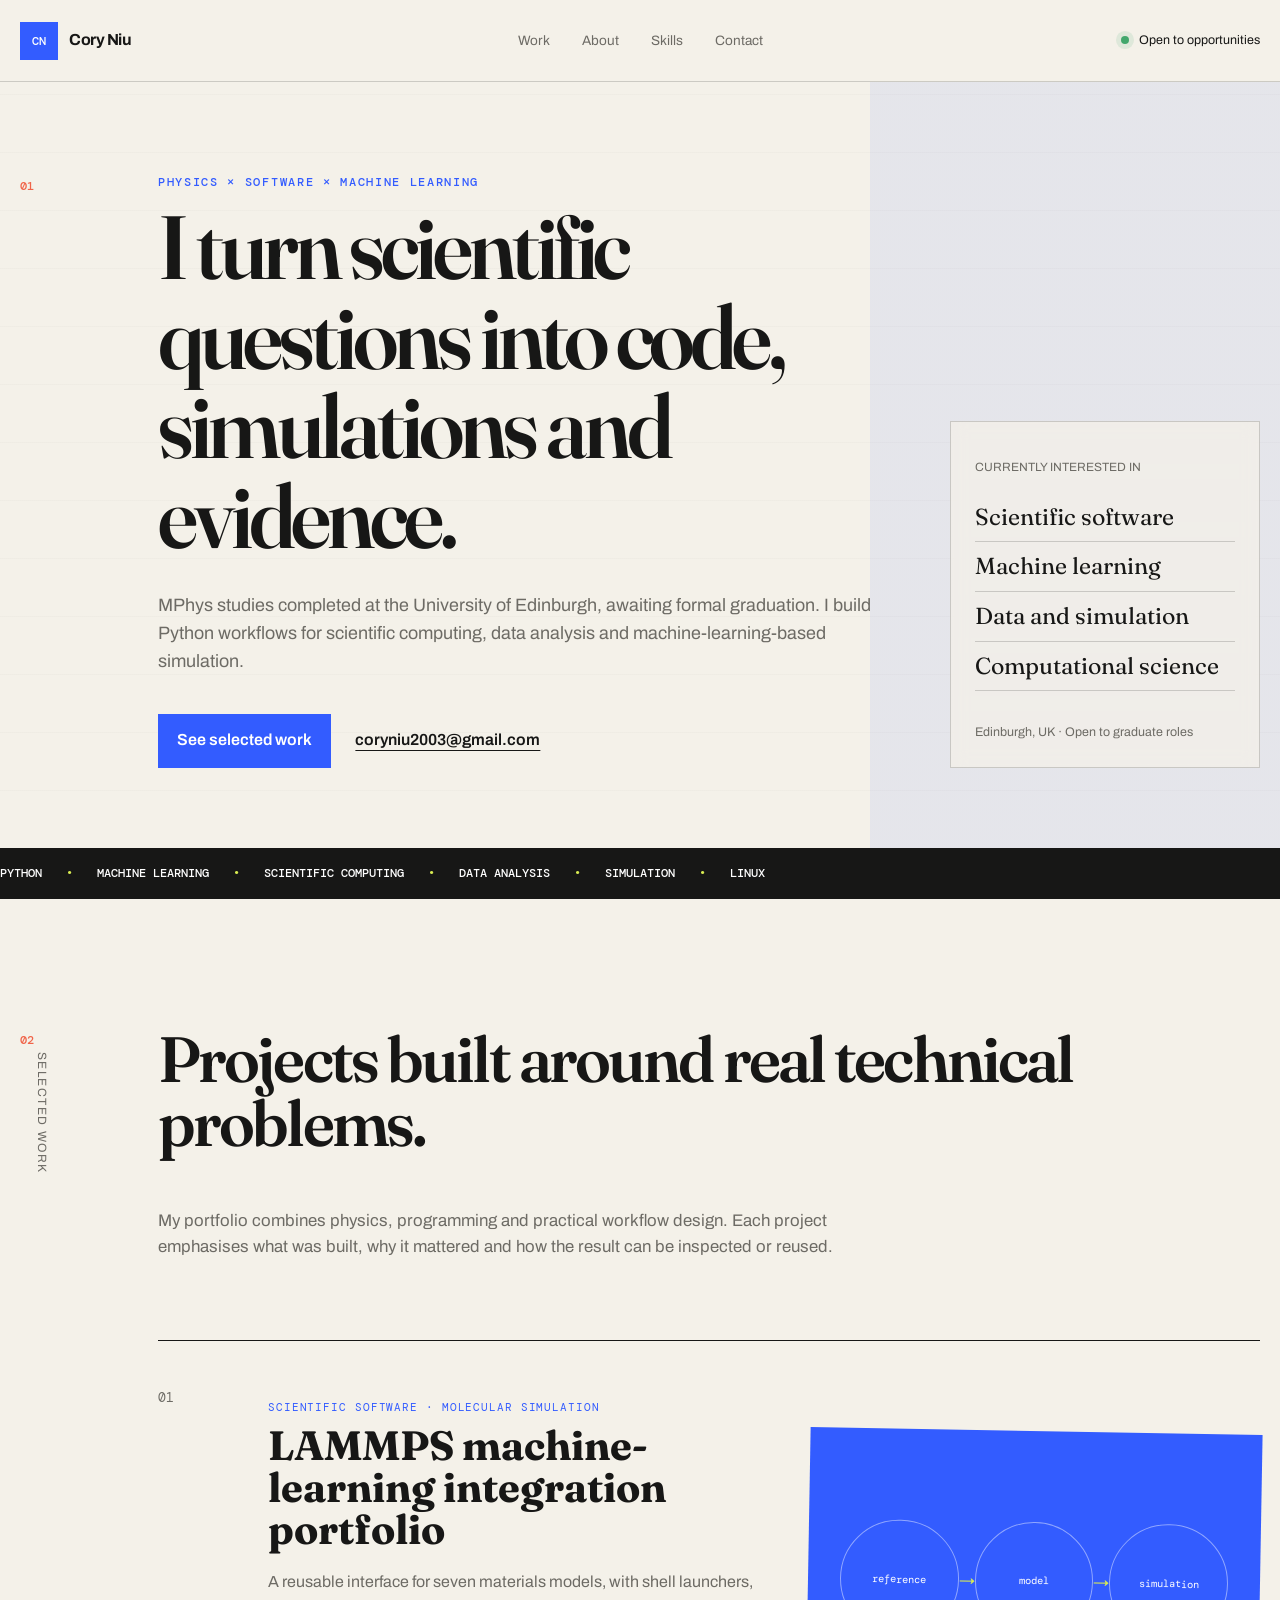
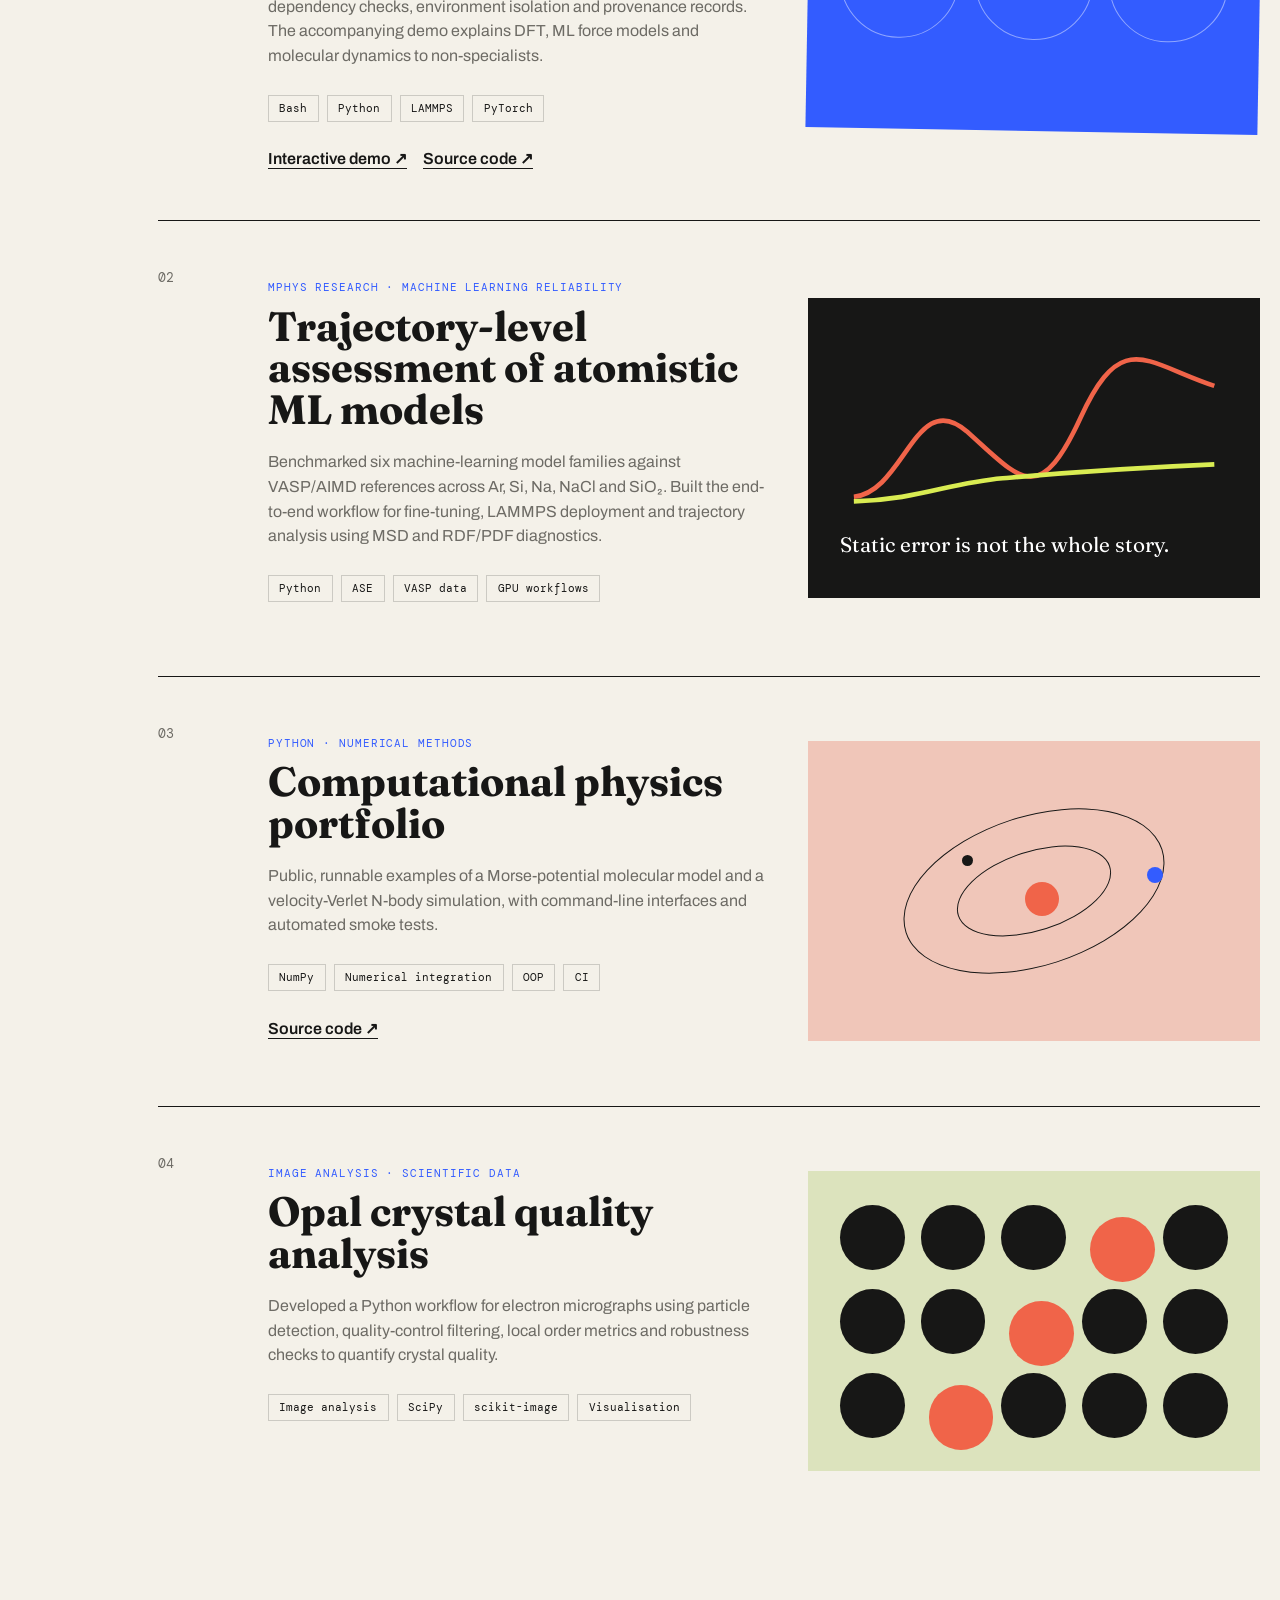
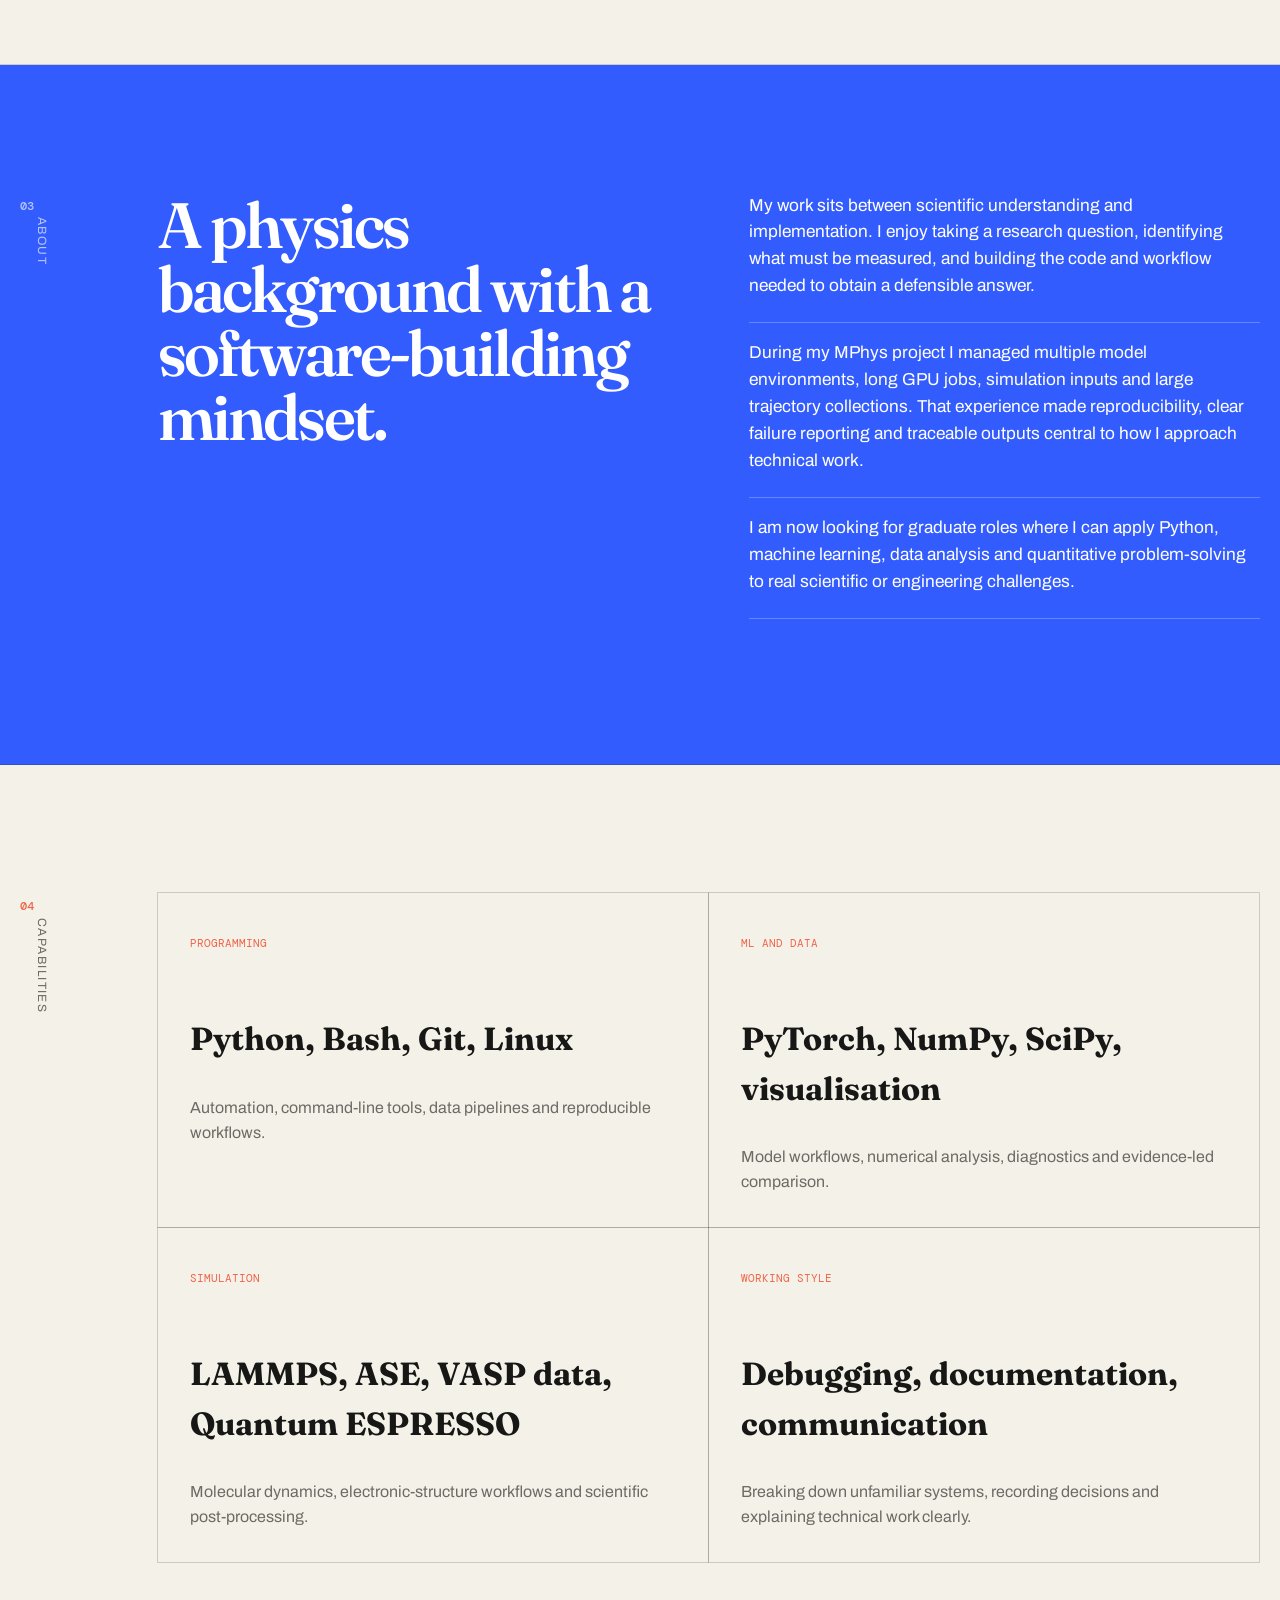
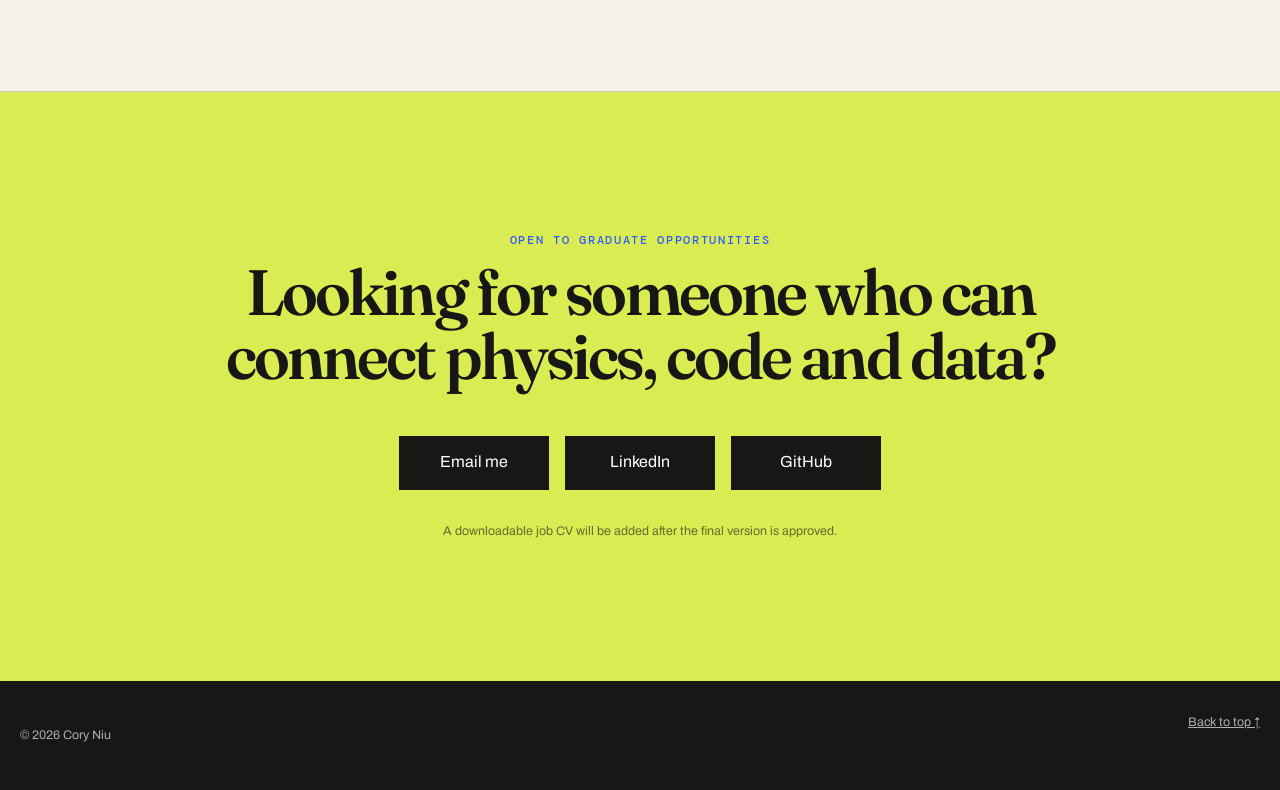
<file: index.html>
<!doctype html>
<html lang="en">
<head>
  <meta charset="utf-8">
  <meta name="viewport" content="width=device-width, initial-scale=1">
  <meta name="description" content="Cory Niu is a physics graduate working across scientific software, machine learning, simulation and data analysis.">
  <meta property="og:title" content="Cory Niu | Scientific software and computational physics">
  <meta property="og:description" content="Projects in Python, machine learning, molecular simulation and reproducible scientific computing.">
  <meta property="og:type" content="website">
  <meta property="og:url" content="https://coryniu2003-coder.github.io/">
  <title>Cory Niu | Scientific software and computational physics</title>
  <link rel="canonical" href="https://coryniu2003-coder.github.io/">
  <link rel="icon" href="favicon.svg" type="image/svg+xml">
  <link rel="stylesheet" href="styles.css">
  <script src="script.js" defer></script>
</head>
<body>
  <a class="skip-link" href="#content">Skip to content</a>
  <header class="topbar">
    <a class="brand" href="#home" aria-label="Cory Niu home">
      <span>CN</span>
      <strong>Cory Niu</strong>
    </a>
    <nav aria-label="Primary navigation">
      <a href="#work">Work</a>
      <a href="#about">About</a>
      <a href="#skills">Skills</a>
      <a href="#contact">Contact</a>
    </nav>
    <a class="availability" href="#contact"><span></span> Open to opportunities</a>
  </header>

  <main id="content">
    <section class="hero" id="home">
      <div class="hero-index" aria-hidden="true">01</div>
      <div class="hero-main">
        <p class="kicker">Physics × software × machine learning</p>
        <h1>I turn scientific questions into code, simulations and evidence.</h1>
        <p class="hero-text">
          MPhys studies completed at the University of Edinburgh, awaiting
          formal graduation. I build Python workflows for scientific computing,
          data analysis and machine-learning-based simulation.
        </p>
        <div class="hero-links">
          <a class="solid" href="#work">See selected work</a>
          <a href="mailto:coryniu2003@gmail.com">coryniu2003@gmail.com</a>
        </div>
      </div>
      <aside class="hero-aside">
        <p>Currently interested in</p>
        <ul>
          <li>Scientific software</li>
          <li>Machine learning</li>
          <li>Data and simulation</li>
          <li>Computational science</li>
        </ul>
        <div class="location">Edinburgh, UK · Open to graduate roles</div>
      </aside>
    </section>

    <section class="ticker" aria-label="Technical areas">
      <div>
        <span>Python</span><i>•</i><span>Machine learning</span><i>•</i>
        <span>Scientific computing</span><i>•</i><span>Data analysis</span><i>•</i>
        <span>Simulation</span><i>•</i><span>Linux</span>
      </div>
    </section>

    <section class="section work-section" id="work">
      <div class="section-label">
        <span>02</span>
        <p>Selected work</p>
      </div>
      <div class="section-content">
        <header class="section-intro">
          <h2>Projects built around real technical problems.</h2>
          <p>
            My portfolio combines physics, programming and practical workflow
            design. Each project emphasises what was built, why it mattered and
            how the result can be inspected or reused.
          </p>
        </header>

        <div class="project-list">
          <article class="project featured">
            <div class="project-number">01</div>
            <div class="project-copy">
              <p class="project-type">Scientific software · molecular simulation</p>
              <h3>LAMMPS machine-learning integration portfolio</h3>
              <p>
                A reusable interface for seven materials models, with shell
                launchers, dependency checks, environment isolation and
                provenance records. The accompanying demo explains DFT, ML
                force models and molecular dynamics to non-specialists.
              </p>
              <ul>
                <li>Bash</li><li>Python</li><li>LAMMPS</li><li>PyTorch</li>
              </ul>
              <div class="project-links">
                <a href="https://coryniu2003-coder.github.io/lammps-mlip-integration-portfolio/">Interactive demo ↗</a>
                <a href="https://github.com/coryniu2003-coder/lammps-mlip-integration-portfolio">Source code ↗</a>
              </div>
            </div>
            <div class="project-visual pipeline-visual" aria-hidden="true">
              <div>reference</div><span>→</span><div>model</div><span>→</span><div>simulation</div>
            </div>
          </article>

          <article class="project">
            <div class="project-number">02</div>
            <div class="project-copy">
              <p class="project-type">MPhys research · machine learning reliability</p>
              <h3>Trajectory-level assessment of atomistic ML models</h3>
              <p>
                Benchmarked six machine-learning model families against
                VASP/AIMD references across Ar, Si, Na, NaCl and SiO₂. Built the
                end-to-end workflow for fine-tuning, LAMMPS deployment and
                trajectory analysis using MSD and RDF/PDF diagnostics.
              </p>
              <ul>
                <li>Python</li><li>ASE</li><li>VASP data</li><li>GPU workflows</li>
              </ul>
            </div>
            <div class="project-visual chart-visual" aria-hidden="true">
              <svg viewBox="0 0 420 210">
                <path d="M15 175 C70 170, 82 55, 138 105 S215 188, 260 90 S330 30, 405 55"></path>
                <path d="M15 180 C85 178, 118 160, 176 155 S288 145, 405 140"></path>
              </svg>
              <span>Static error is not the whole story.</span>
            </div>
          </article>

          <article class="project">
            <div class="project-number">03</div>
            <div class="project-copy">
              <p class="project-type">Python · numerical methods</p>
              <h3>Computational physics portfolio</h3>
              <p>
                Public, runnable examples of a Morse-potential molecular model
                and a velocity-Verlet N-body simulation, with command-line
                interfaces and automated smoke tests.
              </p>
              <ul>
                <li>NumPy</li><li>Numerical integration</li><li>OOP</li><li>CI</li>
              </ul>
              <div class="project-links">
                <a href="https://github.com/coryniu2003-coder/computational-physics-portfolio">Source code ↗</a>
              </div>
            </div>
            <div class="project-visual orbit-visual" aria-hidden="true">
              <div class="sun"></div><div class="orbit one"></div><div class="orbit two"></div>
              <div class="planet earth"></div><div class="planet inner"></div>
            </div>
          </article>

          <article class="project">
            <div class="project-number">04</div>
            <div class="project-copy">
              <p class="project-type">Image analysis · scientific data</p>
              <h3>Opal crystal quality analysis</h3>
              <p>
                Developed a Python workflow for electron micrographs using
                particle detection, quality-control filtering, local order
                metrics and robustness checks to quantify crystal quality.
              </p>
              <ul>
                <li>Image analysis</li><li>SciPy</li><li>scikit-image</li><li>Visualisation</li>
              </ul>
            </div>
            <div class="project-visual lattice-visual" aria-hidden="true">
              <span></span><span></span><span></span><span></span><span></span>
              <span></span><span></span><span></span><span></span><span></span>
              <span></span><span></span><span></span><span></span><span></span>
            </div>
          </article>
        </div>
      </div>
    </section>

    <section class="section about-section" id="about">
      <div class="section-label">
        <span>03</span>
        <p>About</p>
      </div>
      <div class="section-content about-grid">
        <div>
          <h2>A physics background with a software-building mindset.</h2>
        </div>
        <div class="about-copy">
          <p>
            My work sits between scientific understanding and implementation.
            I enjoy taking a research question, identifying what must be
            measured, and building the code and workflow needed to obtain a
            defensible answer.
          </p>
          <p>
            During my MPhys project I managed multiple model environments,
            long GPU jobs, simulation inputs and large trajectory collections.
            That experience made reproducibility, clear failure reporting and
            traceable outputs central to how I approach technical work.
          </p>
          <p>
            I am now looking for graduate roles where I can apply Python,
            machine learning, data analysis and quantitative problem-solving to
            real scientific or engineering challenges.
          </p>
        </div>
      </div>
    </section>

    <section class="section skills-section" id="skills">
      <div class="section-label">
        <span>04</span>
        <p>Capabilities</p>
      </div>
      <div class="section-content">
        <div class="skills-grid">
          <article>
            <p>Programming</p>
            <h3>Python, Bash, Git, Linux</h3>
            <span>Automation, command-line tools, data pipelines and reproducible workflows.</span>
          </article>
          <article>
            <p>ML and data</p>
            <h3>PyTorch, NumPy, SciPy, visualisation</h3>
            <span>Model workflows, numerical analysis, diagnostics and evidence-led comparison.</span>
          </article>
          <article>
            <p>Simulation</p>
            <h3>LAMMPS, ASE, VASP data, Quantum ESPRESSO</h3>
            <span>Molecular dynamics, electronic-structure workflows and scientific post-processing.</span>
          </article>
          <article>
            <p>Working style</p>
            <h3>Debugging, documentation, communication</h3>
            <span>Breaking down unfamiliar systems, recording decisions and explaining technical work clearly.</span>
          </article>
        </div>
      </div>
    </section>

    <section class="contact-section" id="contact">
      <p class="kicker">Open to graduate opportunities</p>
      <h2>Looking for someone who can connect physics, code and data?</h2>
      <div class="contact-links">
        <a href="mailto:coryniu2003@gmail.com">Email me</a>
        <a href="https://www.linkedin.com/in/cory-niu-014559359/">LinkedIn</a>
        <a href="https://github.com/coryniu2003-coder">GitHub</a>
      </div>
      <p class="cv-note">A downloadable job CV will be added after the final version is approved.</p>
    </section>
  </main>

  <footer>
    <p>© <span id="year">2026</span> Cory Niu</p>
    <a href="#home">Back to top ↑</a>
  </footer>
</body>
</html>
</file>
<file: styles.css>
@import url("https://fonts.googleapis.com/css2?family=Archivo:wght@400;500;600;700&family=DM+Mono:wght@400;500&family=Fraunces:opsz,wght@9..144,500;9..144,600&display=swap");

:root {
  --ink: #171716;
  --paper: #f4f1e9;
  --blue: #335cff;
  --coral: #f06449;
  --acid: #d9ec52;
  --grey: #6d6b65;
  --line: rgba(23, 23, 22, .18);
}

* { box-sizing: border-box; }
html { scroll-behavior: smooth; }
body {
  margin: 0;
  color: var(--ink);
  background: var(--paper);
  font-family: "Archivo", sans-serif;
  line-height: 1.55;
}
a { color: inherit; }
.skip-link { position: absolute; left: -999px; }
.skip-link:focus { left: 1rem; top: 1rem; z-index: 50; padding: .7rem 1rem; background: white; }

.topbar {
  position: relative;
  z-index: 10;
  min-height: 82px;
  display: grid;
  grid-template-columns: 1fr auto 1fr;
  align-items: center;
  padding: 0 max(1.25rem, calc((100% - 1300px) / 2));
  border-bottom: 1px solid var(--line);
}
.brand { display: flex; align-items: center; gap: .7rem; text-decoration: none; }
.brand span { display: grid; place-items: center; width: 38px; height: 38px; color: white; background: var(--blue); font: 500 .75rem "DM Mono", monospace; }
.brand strong { letter-spacing: -.03em; }
nav { display: flex; gap: 2rem; }
nav a { color: var(--grey); text-decoration: none; font-size: .85rem; }
nav a:hover { color: var(--blue); }
.availability { justify-self: end; text-decoration: none; font-size: .78rem; }
.availability span { display: inline-block; width: 8px; height: 8px; margin-right: .45rem; border-radius: 50%; background: #42a76c; box-shadow: 0 0 0 5px rgba(66,167,108,.12); }

.hero {
  min-height: 700px;
  display: grid;
  grid-template-columns: 90px minmax(0, 1fr) 310px;
  gap: 3rem;
  align-items: center;
  padding: 5rem max(1.25rem, calc((100% - 1300px) / 2));
  overflow: hidden;
  background:
    linear-gradient(90deg, transparent 0 68%, rgba(51,92,255,.08) 68% 100%),
    repeating-linear-gradient(0deg, transparent 0 57px, rgba(23,23,22,.045) 58px);
}
.hero-index { align-self: start; padding-top: 1rem; color: var(--coral); font: 500 .75rem "DM Mono", monospace; }
.kicker { color: var(--blue); font: 500 .75rem "DM Mono", monospace; letter-spacing: .14em; text-transform: uppercase; }
h1, h2, h3 { margin-top: 0; }
h1, h2 { font-family: "Fraunces", serif; font-weight: 600; line-height: 1; letter-spacing: -.045em; }
h1 { max-width: 900px; margin-bottom: 2rem; font-size: clamp(4rem, 7vw, 7.6rem); }
h2 { font-size: clamp(2.8rem, 5vw, 5rem); }
.hero-text { max-width: 760px; color: var(--grey); font-size: 1.12rem; }
.hero-links { display: flex; flex-wrap: wrap; align-items: center; gap: 1.5rem; margin-top: 2.4rem; }
.hero-links a { font-weight: 600; text-underline-offset: 5px; }
.hero-links .solid { padding: .9rem 1.2rem; color: white; background: var(--blue); text-decoration: none; }
.hero-aside { align-self: end; padding: 1.5rem; border: 1px solid var(--line); background: rgba(244,241,233,.74); backdrop-filter: blur(8px); }
.hero-aside p { color: var(--grey); font-size: .75rem; text-transform: uppercase; }
.hero-aside ul { margin: 1rem 0 2rem; padding: 0; list-style: none; font-family: "Fraunces", serif; font-size: 1.45rem; }
.hero-aside li { padding: .4rem 0; border-bottom: 1px solid var(--line); }
.location { color: var(--grey); font-size: .78rem; }

.ticker { overflow: hidden; padding: 1.1rem 0; color: white; background: var(--ink); }
.ticker div { width: max-content; display: flex; gap: 1.5rem; animation: slide-in 1s ease-out both; font: 500 .77rem "DM Mono", monospace; text-transform: uppercase; }
.ticker i { color: var(--acid); font-style: normal; }

.section { display: grid; grid-template-columns: 90px minmax(0, 1fr); gap: 3rem; padding: 8rem max(1.25rem, calc((100% - 1300px) / 2)); border-bottom: 1px solid var(--line); }
.section-label span { color: var(--coral); font: 500 .75rem "DM Mono", monospace; }
.section-label p { writing-mode: vertical-rl; color: var(--grey); font-size: .75rem; text-transform: uppercase; letter-spacing: .12em; }
.section-intro { max-width: 930px; margin-bottom: 5rem; }
.section-intro > p { max-width: 700px; color: var(--grey); font-size: 1.05rem; }

.project { min-height: 430px; display: grid; grid-template-columns: 70px 1.05fr .95fr; gap: 2.5rem; padding: 3rem 0; border-top: 1px solid var(--ink); }
.project-number { color: var(--grey); font: .8rem "DM Mono", monospace; }
.project-type { color: var(--blue); font: .7rem "DM Mono", monospace; text-transform: uppercase; letter-spacing: .08em; }
.project h3 { max-width: 680px; margin-bottom: 1.2rem; font-family: "Fraunces", serif; font-size: clamp(2rem, 3.2vw, 3.5rem); line-height: 1.02; }
.project-copy > p:not(.project-type) { max-width: 650px; color: var(--grey); }
.project ul { display: flex; flex-wrap: wrap; gap: .5rem; margin: 1.6rem 0; padding: 0; list-style: none; }
.project li { padding: .35rem .65rem; border: 1px solid var(--line); font: .68rem "DM Mono", monospace; }
.project-links { display: flex; flex-wrap: wrap; gap: 1rem; }
.project-links a { font-weight: 600; text-underline-offset: 4px; }
.project-visual { position: relative; min-height: 300px; align-self: center; overflow: hidden; background: #e8e3d7; }
.pipeline-visual { display: grid; grid-template-columns: 1fr auto 1fr auto 1fr; align-items: center; padding: 2rem; background: var(--blue); transform: rotate(1deg); }
.pipeline-visual div { display: grid; place-items: center; aspect-ratio: 1; color: white; border: 1px solid rgba(255,255,255,.45); border-radius: 50%; font: .65rem "DM Mono", monospace; }
.pipeline-visual span { color: var(--acid); }
.chart-visual { display: flex; flex-direction: column; justify-content: center; padding: 2rem; background: var(--ink); }
.chart-visual svg { width: 100%; }
.chart-visual path { fill: none; stroke: var(--coral); stroke-width: 5; }
.chart-visual path:last-child { stroke: var(--acid); }
.chart-visual span { color: white; font-family: "Fraunces", serif; font-size: 1.3rem; }
.orbit-visual { background: #f0c6b9; }
.orbit-visual .sun { position: absolute; left: 48%; top: 47%; width: 34px; height: 34px; border-radius: 50%; background: var(--coral); }
.orbit-visual .orbit { position: absolute; left: 50%; top: 50%; border: 1px solid var(--ink); border-radius: 50%; transform: translate(-50%,-50%) rotate(-18deg); }
.orbit-visual .one { width: 160px; height: 80px; }
.orbit-visual .two { width: 270px; height: 150px; }
.planet { position: absolute; width: 16px; height: 16px; border-radius: 50%; background: var(--blue); }
.planet.earth { left: 75%; top: 42%; }
.planet.inner { left: 34%; top: 38%; width: 11px; height: 11px; background: var(--ink); }
.lattice-visual { display: grid; grid-template-columns: repeat(5, 1fr); gap: 1rem; padding: 2rem; background: #dce3bd; }
.lattice-visual span { align-self: center; aspect-ratio: 1; border-radius: 50%; background: var(--ink); }
.lattice-visual span:nth-child(4n) { transform: translate(8px, 12px); background: var(--coral); }

.about-section { color: white; background: var(--blue); }
.about-section .section-label p, .about-section .section-label span { color: rgba(255,255,255,.65); }
.about-grid { display: grid; grid-template-columns: 1fr 1fr; gap: 5rem; }
.about-copy { font-size: 1.08rem; }
.about-copy p { margin-top: 0; padding-bottom: 1.4rem; border-bottom: 1px solid rgba(255,255,255,.25); }

.skills-grid { display: grid; grid-template-columns: 1fr 1fr; }
.skills-grid article { min-height: 260px; padding: 2rem; border: 1px solid var(--line); margin: -1px 0 0 -1px; }
.skills-grid p { color: var(--coral); font: .7rem "DM Mono", monospace; text-transform: uppercase; }
.skills-grid h3 { margin-top: 4rem; font-family: "Fraunces", serif; font-size: 2rem; }
.skills-grid span { color: var(--grey); }

.contact-section { padding: 8rem max(1.25rem, calc((100% - 1300px) / 2)); text-align: center; background: var(--acid); }
.contact-section h2 { max-width: 1000px; margin: 0 auto 3rem; }
.contact-links { display: flex; justify-content: center; flex-wrap: wrap; gap: 1rem; }
.contact-links a { min-width: 150px; padding: .9rem 1.3rem; color: white; background: var(--ink); text-decoration: none; }
.cv-note { margin-top: 2rem; color: rgba(23,23,22,.6); font-size: .78rem; }
footer { display: flex; justify-content: space-between; padding: 2rem max(1.25rem, calc((100% - 1300px) / 2)); color: rgba(255,255,255,.65); background: var(--ink); font-size: .78rem; }

@keyframes slide-in { from { opacity: 0; transform: translateX(-4rem); } }
@media (prefers-reduced-motion: reduce) {
  html { scroll-behavior: auto; }
  * { animation: none !important; transition: none !important; }
}
@media (max-width: 950px) {
  .topbar { grid-template-columns: 1fr auto; }
  nav { display: none; }
  .hero { grid-template-columns: 50px 1fr; }
  .hero-aside { grid-column: 2; }
  .section { grid-template-columns: 50px 1fr; }
  .project { grid-template-columns: 50px 1fr; }
  .project-visual { grid-column: 2; }
  .about-grid { grid-template-columns: 1fr; gap: 2rem; }
}
@media (max-width: 620px) {
  .availability { display: none; }
  .hero { min-height: auto; grid-template-columns: 1fr; padding-top: 4rem; }
  .hero-index, .section-label { display: none; }
  h1 { font-size: 4rem; }
  .hero-aside { grid-column: auto; }
  .section { grid-template-columns: 1fr; padding-top: 5rem; padding-bottom: 5rem; }
  .project { grid-template-columns: 1fr; gap: 1rem; }
  .project-number, .project-visual { grid-column: auto; }
  .skills-grid { grid-template-columns: 1fr; }
  footer { gap: 2rem; }
}
</file>
